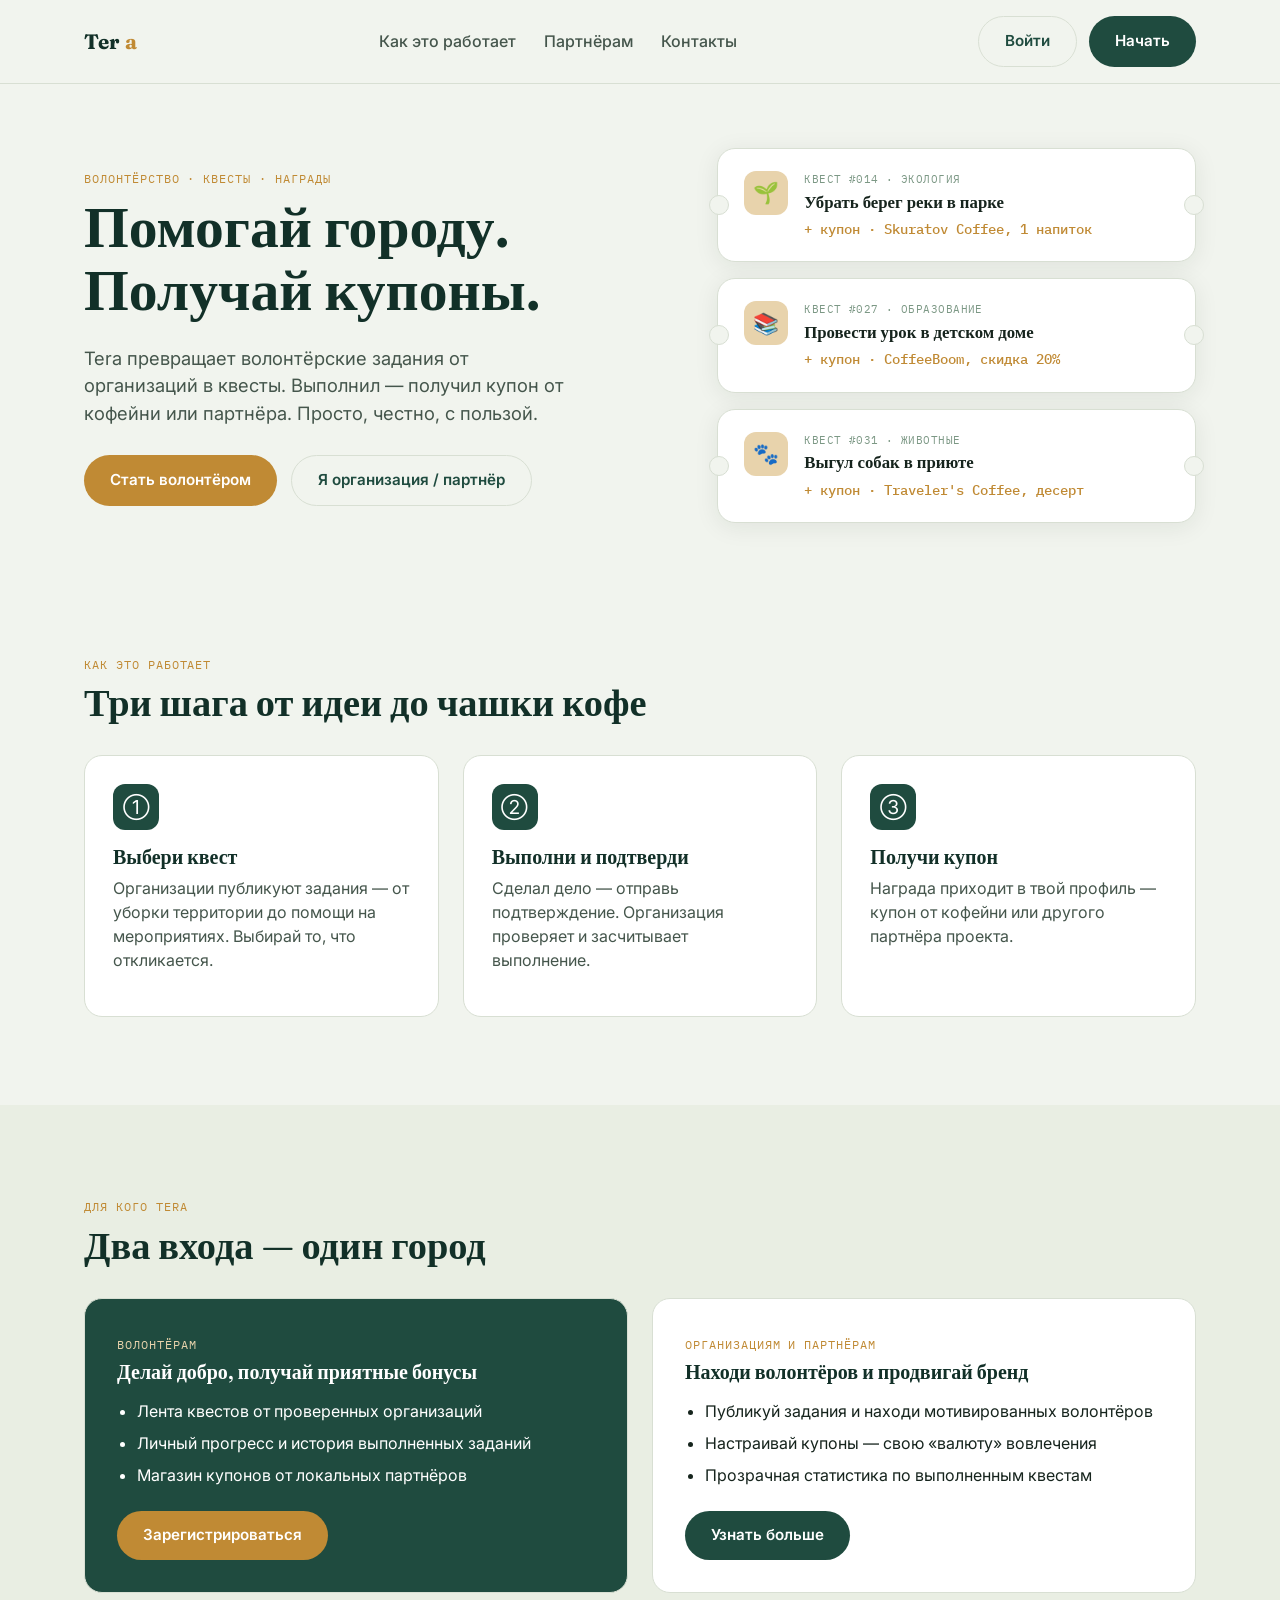
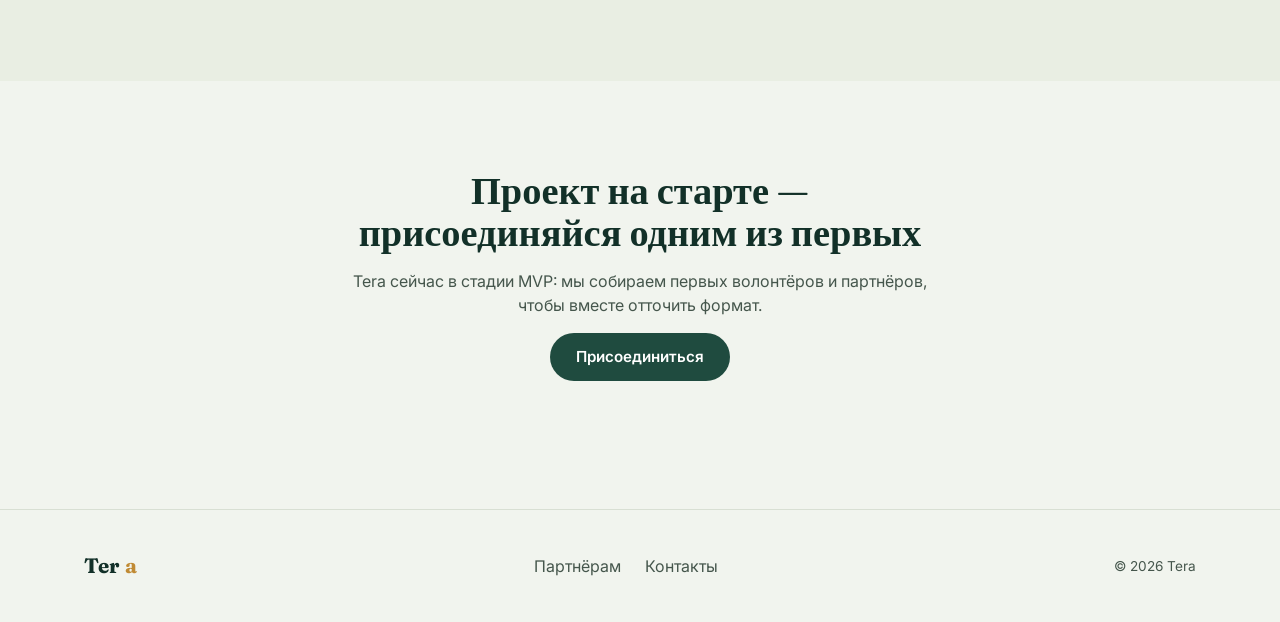
<file: index.html>
<!DOCTYPE html>
<html lang="ru">
<head>
<meta charset="UTF-8">
<meta name="viewport" content="width=device-width, initial-scale=1.0">
<title>Tera — квесты, которые меняют город</title>
<link rel="stylesheet" href="css/style.css">
</head>
<body>

<nav class="nav" id="nav">
  <div class="nav-inner">
    <a href="index.html" class="logo">Ter<span>a</span></a>
    <div class="nav-links">
      <a href="index.html#how">Как это работает</a>
      <a href="partners.html">Партнёрам</a>
      <a href="contacts.html">Контакты</a>
    </div>
    <div class="nav-cta">
      <a href="auth/login.html" class="btn btn-ghost">Войти</a>
      <a href="auth/register.html" class="btn btn-primary">Начать</a>
    </div>
    <button class="nav-toggle" onclick="document.getElementById('nav').classList.toggle('open')">☰</button>
  </div>
</nav>

<header class="hero">
  <div class="container hero-grid">
    <div>
      <span class="eyebrow">Волонтёрство · Квесты · Награды</span>
      <h1>Помогай городу.<br>Получай купоны.</h1>
      <p class="lead">Tera превращает волонтёрские задания от организаций в квесты. Выполнил — получил купон от кофейни или партнёра. Просто, честно, с пользой.</p>
      <div class="hero-actions">
        <a href="auth/register.html" class="btn btn-accent">Стать волонтёром</a>
        <a href="partners.html" class="btn btn-ghost">Я организация / партнёр</a>
      </div>
    </div>
    <div class="hero-stack">
      <div class="ticket">
        <div class="ticket-icon">🌱</div>
        <div>
          <div class="ticket-tag">КВЕСТ #014 · ЭКОЛОГИЯ</div>
          <div class="ticket-title">Убрать берег реки в парке</div>
          <div class="ticket-reward">+ купон · Skuratov Coffee, 1 напиток</div>
        </div>
      </div>
      <div class="ticket">
        <div class="ticket-icon">📚</div>
        <div>
          <div class="ticket-tag">КВЕСТ #027 · ОБРАЗОВАНИЕ</div>
          <div class="ticket-title">Провести урок в детском доме</div>
          <div class="ticket-reward">+ купон · CoffeeBoom, скидка 20%</div>
        </div>
      </div>
      <div class="ticket">
        <div class="ticket-icon">🐾</div>
        <div>
          <div class="ticket-tag">КВЕСТ #031 · ЖИВОТНЫЕ</div>
          <div class="ticket-title">Выгул собак в приюте</div>
          <div class="ticket-reward">+ купон · Traveler's Coffee, десерт</div>
        </div>
      </div>
    </div>
  </div>
</header>

<section class="section" id="how">
  <div class="container">
    <span class="eyebrow">Как это работает</span>
    <h2>Три шага от идеи до чашки кофе</h2>
    <div class="grid-3" style="margin-top: 32px;">
      <div class="feature-card">
        <div class="feature-icon">①</div>
        <h3>Выбери квест</h3>
        <p>Организации публикуют задания — от уборки территории до помощи на мероприятиях. Выбирай то, что откликается.</p>
      </div>
      <div class="feature-card">
        <div class="feature-icon">②</div>
        <h3>Выполни и подтверди</h3>
        <p>Сделал дело — отправь подтверждение. Организация проверяет и засчитывает выполнение.</p>
      </div>
      <div class="feature-card">
        <div class="feature-icon">③</div>
        <h3>Получи купон</h3>
        <p>Награда приходит в твой профиль — купон от кофейни или другого партнёра проекта.</p>
      </div>
    </div>
  </div>
</section>

<section class="section section-alt">
  <div class="container">
    <span class="eyebrow">Для кого Tera</span>
    <h2>Два входа — один город</h2>
    <div class="role-split" style="margin-top: 32px;">
      <div class="role-card volunteer">
        <span class="eyebrow" style="color:var(--accent-soft)">Волонтёрам</span>
        <h3>Делай добро, получай приятные бонусы</h3>
        <ul>
          <li>Лента квестов от проверенных организаций</li>
          <li>Личный прогресс и история выполненных заданий</li>
          <li>Магазин купонов от локальных партнёров</li>
        </ul>
        <a href="auth/register.html?role=volunteer" class="btn btn-accent">Зарегистрироваться</a>
      </div>
      <div class="role-card partner">
        <span class="eyebrow">Организациям и партнёрам</span>
        <h3>Находи волонтёров и продвигай бренд</h3>
        <ul>
          <li>Публикуй задания и находи мотивированных волонтёров</li>
          <li>Настраивай купоны — свою «валюту» вовлечения</li>
          <li>Прозрачная статистика по выполненным квестам</li>
        </ul>
        <a href="partners.html" class="btn btn-primary">Узнать больше</a>
      </div>
    </div>
  </div>
</section>

<section class="section">
  <div class="container" style="text-align:center; max-width: 640px;">
    <h2>Проект на старте — присоединяйся одним из первых</h2>
    <p>Tera сейчас в стадии MVP: мы собираем первых волонтёров и партнёров, чтобы вместе отточить формат.</p>
    <a href="auth/register.html" class="btn btn-primary">Присоединиться</a>
  </div>
</section>

<footer class="footer">
  <div class="container footer-inner">
    <a href="index.html" class="logo">Ter<span>a</span></a>
    <div class="footer-links">
      <a href="partners.html">Партнёрам</a>
      <a href="contacts.html">Контакты</a>
    </div>
    <p style="margin:0; font-size:0.85rem;">© 2026 Tera</p>
  </div>
</footer>

</body>
</html>
</file>
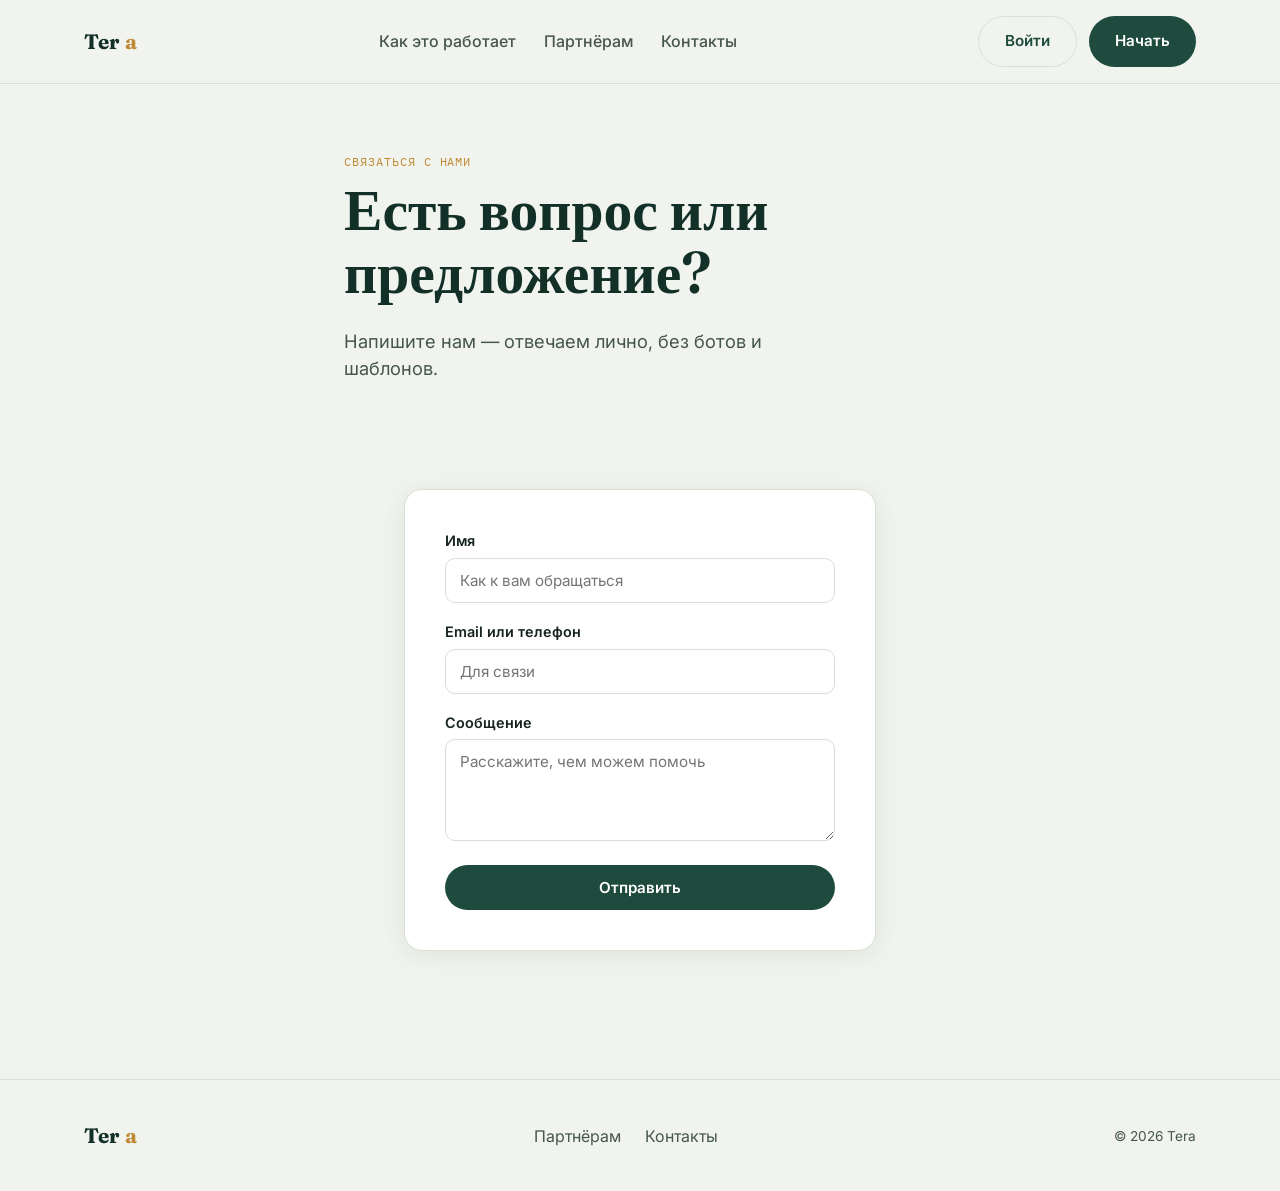
<file: contacts.html>
<!DOCTYPE html>
<html lang="ru">
<head>
<meta charset="UTF-8">
<meta name="viewport" content="width=device-width, initial-scale=1.0">
<title>Контакты — Tera</title>
<link rel="stylesheet" href="css/style.css">
</head>
<body>

<nav class="nav" id="nav">
  <div class="nav-inner">
    <a href="index.html" class="logo">Ter<span>a</span></a>
    <div class="nav-links">
      <a href="index.html#how">Как это работает</a>
      <a href="partners.html">Партнёрам</a>
      <a href="contacts.html">Контакты</a>
    </div>
    <div class="nav-cta">
      <a href="auth/login.html" class="btn btn-ghost">Войти</a>
      <a href="auth/register.html" class="btn btn-primary">Начать</a>
    </div>
    <button class="nav-toggle" onclick="document.getElementById('nav').classList.toggle('open')">☰</button>
  </div>
</nav>

<header class="hero" style="padding-bottom:0;">
  <div class="container" style="max-width:640px;">
    <span class="eyebrow">Связаться с нами</span>
    <h1>Есть вопрос или предложение?</h1>
    <p class="lead">Напишите нам — отвечаем лично, без ботов и шаблонов.</p>
  </div>
</header>

<section class="section">
  <div class="container" style="max-width: 520px;">
    <form class="auth-card" style="max-width:none;" onsubmit="event.preventDefault(); alert('Спасибо! Мы свяжемся с вами в ближайшее время.');">
      <div class="form-group">
        <label for="name">Имя</label>
        <input type="text" id="name" required placeholder="Как к вам обращаться">
      </div>
      <div class="form-group">
        <label for="email">Email или телефон</label>
        <input type="text" id="email" required placeholder="Для связи">
      </div>
      <div class="form-group">
        <label for="msg">Сообщение</label>
        <textarea id="msg" rows="4" required placeholder="Расскажите, чем можем помочь"></textarea>
      </div>
      <button type="submit" class="btn btn-primary btn-block">Отправить</button>
    </form>
  </div>
</section>

<footer class="footer">
  <div class="container footer-inner">
    <a href="index.html" class="logo">Ter<span>a</span></a>
    <div class="footer-links">
      <a href="partners.html">Партнёрам</a>
      <a href="contacts.html">Контакты</a>
    </div>
    <p style="margin:0; font-size:0.85rem;">© 2026 Tera</p>
  </div>
</footer>

</body>
</html>
</file>
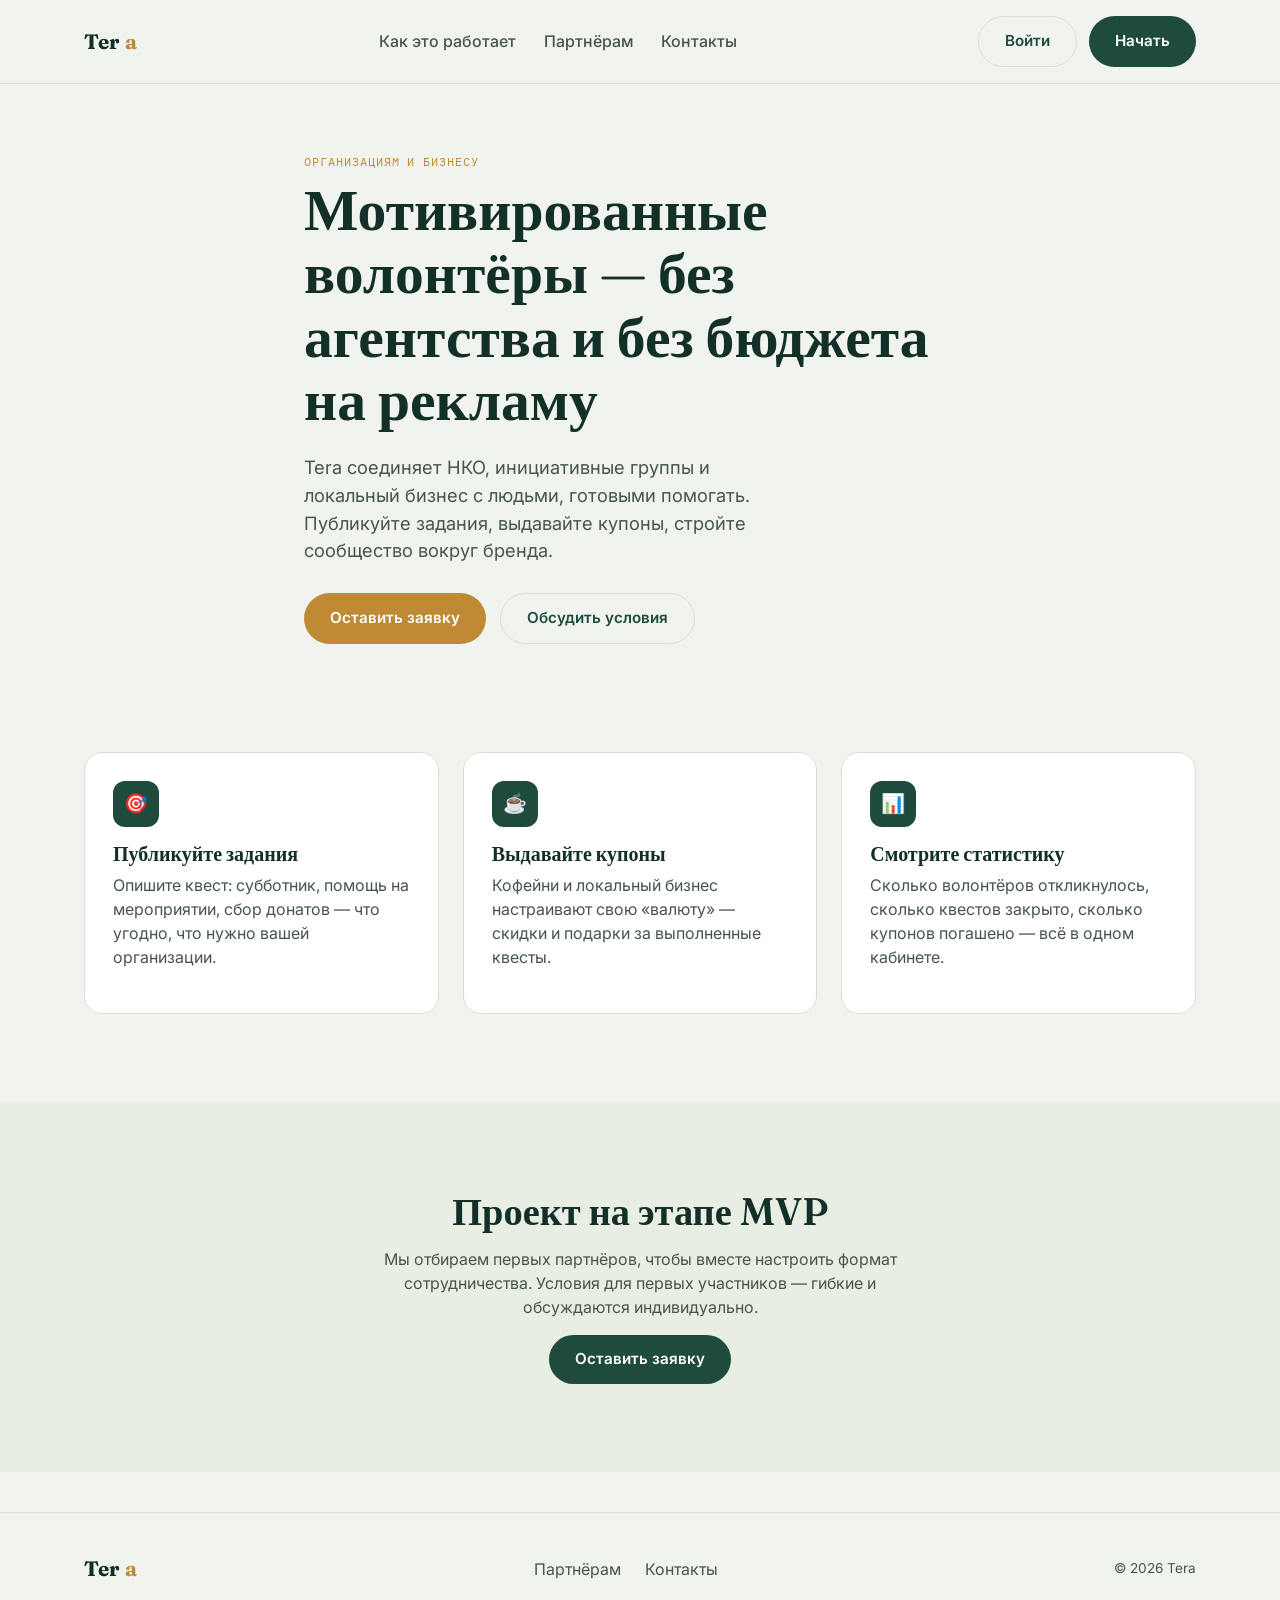
<file: partners.html>
<!DOCTYPE html>
<html lang="ru">
<head>
<meta charset="UTF-8">
<meta name="viewport" content="width=device-width, initial-scale=1.0">
<title>Партнёрам — Tera</title>
<link rel="stylesheet" href="css/style.css">
</head>
<body>

<nav class="nav" id="nav">
  <div class="nav-inner">
    <a href="index.html" class="logo">Ter<span>a</span></a>
    <div class="nav-links">
      <a href="index.html#how">Как это работает</a>
      <a href="partners.html">Партнёрам</a>
      <a href="contacts.html">Контакты</a>
    </div>
    <div class="nav-cta">
      <a href="auth/login.html" class="btn btn-ghost">Войти</a>
      <a href="auth/register.html" class="btn btn-primary">Начать</a>
    </div>
    <button class="nav-toggle" onclick="document.getElementById('nav').classList.toggle('open')">☰</button>
  </div>
</nav>

<header class="hero" style="padding-bottom: 20px;">
  <div class="container" style="max-width: 720px;">
    <span class="eyebrow">Организациям и бизнесу</span>
    <h1>Мотивированные волонтёры — без агентства и без бюджета на рекламу</h1>
    <p class="lead">Tera соединяет НКО, инициативные группы и локальный бизнес с людьми, готовыми помогать. Публикуйте задания, выдавайте купоны, стройте сообщество вокруг бренда.</p>
    <div class="hero-actions">
      <a href="contacts.html" class="btn btn-accent">Оставить заявку</a>
      <a href="contacts.html" class="btn btn-ghost">Обсудить условия</a>
    </div>
  </div>
</header>

<section class="section">
  <div class="container">
    <div class="grid-3">
      <div class="feature-card">
        <div class="feature-icon">🎯</div>
        <h3>Публикуйте задания</h3>
        <p>Опишите квест: субботник, помощь на мероприятии, сбор донатов — что угодно, что нужно вашей организации.</p>
      </div>
      <div class="feature-card">
        <div class="feature-icon">☕</div>
        <h3>Выдавайте купоны</h3>
        <p>Кофейни и локальный бизнес настраивают свою «валюту» — скидки и подарки за выполненные квесты.</p>
      </div>
      <div class="feature-card">
        <div class="feature-icon">📊</div>
        <h3>Смотрите статистику</h3>
        <p>Сколько волонтёров откликнулось, сколько квестов закрыто, сколько купонов погашено — всё в одном кабинете.</p>
      </div>
    </div>
  </div>
</section>

<section class="section section-alt" style="text-align:center;">
  <div class="container" style="max-width: 600px;">
    <h2>Проект на этапе MVP</h2>
    <p>Мы отбираем первых партнёров, чтобы вместе настроить формат сотрудничества. Условия для первых участников — гибкие и обсуждаются индивидуально.</p>
    <a href="contacts.html" class="btn btn-primary">Оставить заявку</a>
  </div>
</section>

<footer class="footer">
  <div class="container footer-inner">
    <a href="index.html" class="logo">Ter<span>a</span></a>
    <div class="footer-links">
      <a href="partners.html">Партнёрам</a>
      <a href="contacts.html">Контакты</a>
    </div>
    <p style="margin:0; font-size:0.85rem;">© 2026 Tera</p>
  </div>
</footer>

</body>
</html>
</file>
<file: css/style.css>
/* ============================================
   TERA — дизайн-система
   ============================================ */

@import url('https://fonts.googleapis.com/css2?family=Fraunces:opsz,wght@9..144,400;9..144,500;9..144,600;9..144,700&family=Inter:wght@400;500;600;700&family=IBM+Plex+Mono:wght@400;500&display=swap');

:root {
  /* Цвета */
  --bg: #F1F4EE;
  --bg-card: #FFFFFF;
  --ink: #16241D;
  --ink-soft: #45564C;
  --primary: #1F4B3F;
  --primary-dark: #123028;
  --accent: #C08A34;
  --accent-soft: #E8D3AC;
  --sage: #7C9885;
  --border: #D8DFD3;
  --danger: #B5502B;

  /* Типографика */
  --font-display: 'Fraunces', serif;
  --font-body: 'Inter', sans-serif;
  --font-mono: 'IBM Plex Mono', monospace;

  /* Радиусы / тени */
  --radius: 18px;
  --radius-sm: 10px;
  --shadow: 0 4px 24px rgba(22, 36, 29, 0.08);
}

* { box-sizing: border-box; }
html { scroll-behavior: smooth; }

body {
  margin: 0;
  font-family: var(--font-body);
  background: var(--bg);
  color: var(--ink);
  line-height: 1.5;
  -webkit-font-smoothing: antialiased;
}

h1, h2, h3, h4 {
  font-family: var(--font-display);
  color: var(--primary-dark);
  margin: 0 0 0.4em;
  line-height: 1.1;
}

h1 { font-size: clamp(2.2rem, 5vw, 3.6rem); font-weight: 600; }
h2 { font-size: clamp(1.6rem, 3vw, 2.4rem); font-weight: 600; }
h3 { font-size: 1.25rem; font-weight: 600; }

p { color: var(--ink-soft); margin: 0 0 1em; }

a { color: inherit; text-decoration: none; }

.eyebrow {
  font-family: var(--font-mono);
  font-size: 0.75rem;
  letter-spacing: 0.08em;
  text-transform: uppercase;
  color: var(--accent);
  display: inline-block;
  margin-bottom: 0.6em;
}

.container {
  max-width: 1160px;
  margin: 0 auto;
  padding: 0 24px;
}

/* ---------- Кнопки ---------- */
.btn {
  display: inline-flex;
  align-items: center;
  justify-content: center;
  gap: 8px;
  padding: 13px 26px;
  border-radius: 999px;
  font-family: var(--font-body);
  font-weight: 600;
  font-size: 0.95rem;
  border: none;
  cursor: pointer;
  transition: transform 0.15s ease, box-shadow 0.15s ease, background 0.15s ease;
  text-decoration: none;
}
.btn:focus-visible { outline: 2px solid var(--accent); outline-offset: 2px; }

.btn-primary { background: var(--primary); color: #fff; }
.btn-primary:hover { background: var(--primary-dark); transform: translateY(-1px); }

.btn-accent { background: var(--accent); color: #fff; }
.btn-accent:hover { box-shadow: 0 6px 18px rgba(192,138,52,0.35); transform: translateY(-1px); }

.btn-ghost { background: transparent; color: var(--primary); border: 1.5px solid var(--border); }
.btn-ghost:hover { border-color: var(--primary); }

.btn-block { width: 100%; }

/* ---------- Навигация ---------- */
.nav {
  position: sticky;
  top: 0;
  z-index: 50;
  background: rgba(241, 244, 238, 0.85);
  backdrop-filter: blur(8px);
  border-bottom: 1px solid var(--border);
}
.nav-inner {
  display: flex;
  align-items: center;
  justify-content: space-between;
  padding: 16px 24px;
  max-width: 1160px;
  margin: 0 auto;
}
.logo {
  font-family: var(--font-display);
  font-weight: 700;
  font-size: 1.3rem;
  color: var(--primary-dark);
  display: flex;
  align-items: center;
  gap: 6px;
}
.logo span { color: var(--accent); }
.nav-links {
  display: flex;
  gap: 28px;
  align-items: center;
  font-weight: 500;
}
.nav-links a { color: var(--ink-soft); transition: color 0.15s; }
.nav-links a:hover { color: var(--primary); }
.nav-cta { display: flex; gap: 12px; }
.nav-toggle { display: none; background: none; border: none; cursor: pointer; }

@media (max-width: 780px) {
  .nav-links, .nav-cta { display: none; }
  .nav-toggle { display: block; }
  .nav.open .nav-links,
  .nav.open .nav-cta {
    display: flex;
    flex-direction: column;
    align-items: stretch;
    position: absolute;
    top: 100%; left: 0; right: 0;
    background: var(--bg);
    padding: 20px 24px 28px;
    border-bottom: 1px solid var(--border);
  }
}

/* ---------- Секции ---------- */
.section { padding: 88px 0; }
.section-tight { padding: 56px 0; }
.section-alt { background: #E9EEE3; }

/* ---------- Hero ---------- */
.hero {
  padding: 64px 0 40px;
  position: relative;
  overflow: hidden;
}
.hero-grid {
  display: grid;
  grid-template-columns: 1.1fr 0.9fr;
  gap: 48px;
  align-items: center;
}
@media (max-width: 900px) {
  .hero-grid { grid-template-columns: 1fr; }
}
.hero p.lead {
  font-size: 1.15rem;
  max-width: 480px;
}
.hero-actions { display: flex; gap: 14px; flex-wrap: wrap; margin-top: 28px; }

/* ---------- "Билет" квеста — фирменный элемент ---------- */
.ticket {
  background: var(--bg-card);
  border-radius: var(--radius);
  box-shadow: var(--shadow);
  position: relative;
  padding: 22px 22px 22px 26px;
  display: flex;
  gap: 16px;
  align-items: flex-start;
  border: 1px solid var(--border);
}
.ticket::before {
  content: "";
  position: absolute;
  left: -9px; top: 50%;
  transform: translateY(-50%);
  width: 18px; height: 18px;
  background: var(--bg);
  border: 1px solid var(--border);
  border-radius: 50%;
}
.ticket::after {
  content: "";
  position: absolute;
  right: -9px; top: 50%;
  transform: translateY(-50%);
  width: 18px; height: 18px;
  background: var(--bg);
  border: 1px solid var(--border);
  border-radius: 50%;
}
.ticket-divider {
  border-left: 2px dashed var(--border);
  align-self: stretch;
  margin: 0 2px;
}
.ticket-icon {
  width: 44px; height: 44px;
  border-radius: 12px;
  background: var(--accent-soft);
  display: flex; align-items: center; justify-content: center;
  font-size: 1.3rem;
  flex-shrink: 0;
}
.ticket-tag {
  font-family: var(--font-mono);
  font-size: 0.7rem;
  color: var(--sage);
  letter-spacing: 0.04em;
}
.ticket-title { font-family: var(--font-display); font-weight: 600; font-size: 1.05rem; margin: 2px 0 4px; }
.ticket-reward {
  font-family: var(--font-mono);
  font-size: 0.85rem;
  color: var(--accent);
  font-weight: 500;
}

.hero-stack { display: flex; flex-direction: column; gap: 16px; }

/* ---------- Карточки-фичи ---------- */
.grid-3 {
  display: grid;
  grid-template-columns: repeat(3, 1fr);
  gap: 24px;
}
@media (max-width: 860px) { .grid-3 { grid-template-columns: 1fr; } }

.feature-card {
  background: var(--bg-card);
  border-radius: var(--radius);
  padding: 28px;
  border: 1px solid var(--border);
}
.feature-icon {
  width: 46px; height: 46px;
  border-radius: 12px;
  background: var(--primary);
  color: #fff;
  display: flex; align-items: center; justify-content: center;
  font-size: 1.2rem;
  margin-bottom: 16px;
}

/* ---------- Роли (волонтёр / партнёр) ---------- */
.role-split {
  display: grid;
  grid-template-columns: 1fr 1fr;
  gap: 24px;
}
@media (max-width: 780px) { .role-split { grid-template-columns: 1fr; } }

.role-card {
  border-radius: var(--radius);
  padding: 32px;
  border: 1px solid var(--border);
}
.role-card.volunteer { background: var(--primary); color: #fff; }
.role-card.volunteer h3, .role-card.volunteer p { color: #fff; }
.role-card.partner { background: var(--bg-card); }
.role-card ul { padding-left: 20px; margin: 16px 0 24px; }
.role-card li { margin-bottom: 8px; }

/* ---------- Формы ---------- */
.auth-wrap {
  min-height: 100vh;
  display: flex;
  align-items: center;
  justify-content: center;
  padding: 40px 20px;
}
.auth-card {
  background: var(--bg-card);
  border-radius: var(--radius);
  box-shadow: var(--shadow);
  padding: 40px;
  width: 100%;
  max-width: 420px;
  border: 1px solid var(--border);
}
.form-group { margin-bottom: 18px; }
.form-group label {
  display: block;
  font-weight: 600;
  font-size: 0.9rem;
  margin-bottom: 6px;
}
.form-group input, .form-group select, .form-group textarea {
  width: 100%;
  padding: 12px 14px;
  border-radius: var(--radius-sm);
  border: 1.5px solid var(--border);
  font-family: var(--font-body);
  font-size: 0.95rem;
  background: #fff;
  color: var(--ink);
}
.form-group input:focus, .form-group select:focus, .form-group textarea:focus {
  outline: none;
  border-color: var(--primary);
}

.role-toggle {
  display: flex;
  border: 1.5px solid var(--border);
  border-radius: 999px;
  padding: 4px;
  margin-bottom: 24px;
}
.role-toggle button {
  flex: 1;
  border: none;
  background: transparent;
  padding: 10px;
  border-radius: 999px;
  font-weight: 600;
  cursor: pointer;
  color: var(--ink-soft);
  font-family: var(--font-body);
}
.role-toggle button.active { background: var(--primary); color: #fff; }

.form-msg { font-size: 0.85rem; margin-top: 10px; min-height: 1.2em; }
.form-msg.error { color: var(--danger); }
.form-msg.success { color: var(--primary); }

.auth-footer-link { text-align: center; margin-top: 20px; font-size: 0.9rem; }
.auth-footer-link a { color: var(--primary); font-weight: 600; }

/* ---------- App shell (кабинет) ---------- */
.app-shell { display: flex; min-height: 100vh; }
.app-sidebar {
  width: 240px;
  background: var(--primary-dark);
  color: #fff;
  padding: 28px 20px;
  flex-shrink: 0;
}
.app-sidebar .logo { color: #fff; margin-bottom: 32px; }
.app-nav a {
  display: flex;
  align-items: center;
  gap: 10px;
  padding: 11px 14px;
  border-radius: var(--radius-sm);
  color: rgba(255,255,255,0.75);
  font-weight: 500;
  margin-bottom: 4px;
}
.app-nav a.active, .app-nav a:hover { background: rgba(255,255,255,0.1); color: #fff; }
.app-main { flex: 1; padding: 36px 40px; }
.app-topbar {
  display: flex;
  justify-content: space-between;
  align-items: center;
  margin-bottom: 32px;
  flex-wrap: wrap;
  gap: 16px;
}
@media (max-width: 780px) {
  .app-shell { flex-direction: column; }
  .app-sidebar { width: 100%; padding: 16px 20px; }
  .app-nav { display: flex; overflow-x: auto; gap: 4px; }
  .app-main { padding: 24px 20px; }
}

.stat-row { display: grid; grid-template-columns: repeat(3, 1fr); gap: 20px; margin-bottom: 32px; }
@media (max-width: 780px) { .stat-row { grid-template-columns: 1fr; } }
.stat-card {
  background: var(--bg-card);
  border: 1px solid var(--border);
  border-radius: var(--radius);
  padding: 20px 22px;
}
.stat-num { font-family: var(--font-display); font-size: 2rem; font-weight: 600; color: var(--primary-dark); }
.stat-label { font-family: var(--font-mono); font-size: 0.75rem; color: var(--sage); text-transform: uppercase; letter-spacing: 0.05em; }

.quest-list { display: flex; flex-direction: column; gap: 14px; }

.empty-state {
  text-align: center;
  padding: 60px 20px;
  color: var(--ink-soft);
  border: 1.5px dashed var(--border);
  border-radius: var(--radius);
}

/* ---------- Footer ---------- */
.footer {
  border-top: 1px solid var(--border);
  padding: 40px 0;
  margin-top: 40px;
}
.footer-inner {
  display: flex;
  justify-content: space-between;
  flex-wrap: wrap;
  gap: 20px;
  align-items: center;
}
.footer-links { display: flex; gap: 24px; }
.footer-links a { color: var(--ink-soft); }
.footer-links a:hover { color: var(--primary); }
</file>
